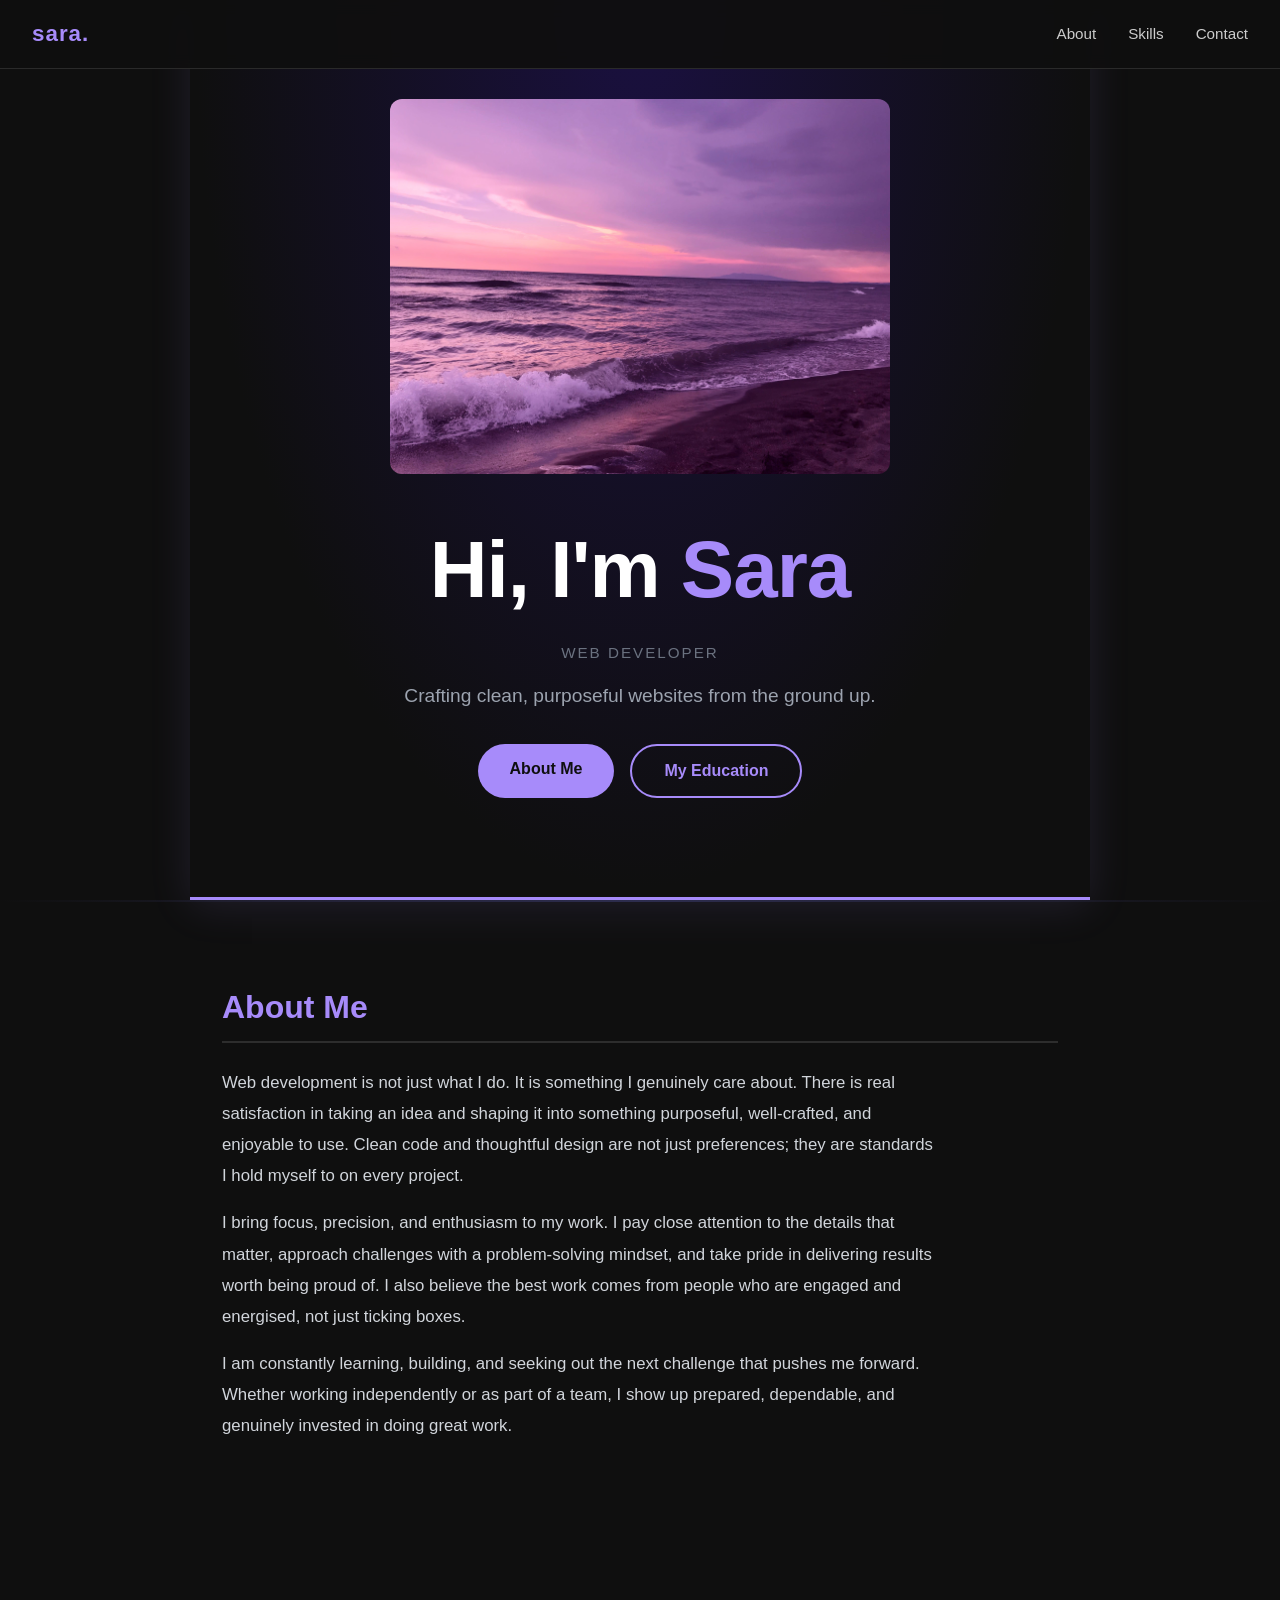
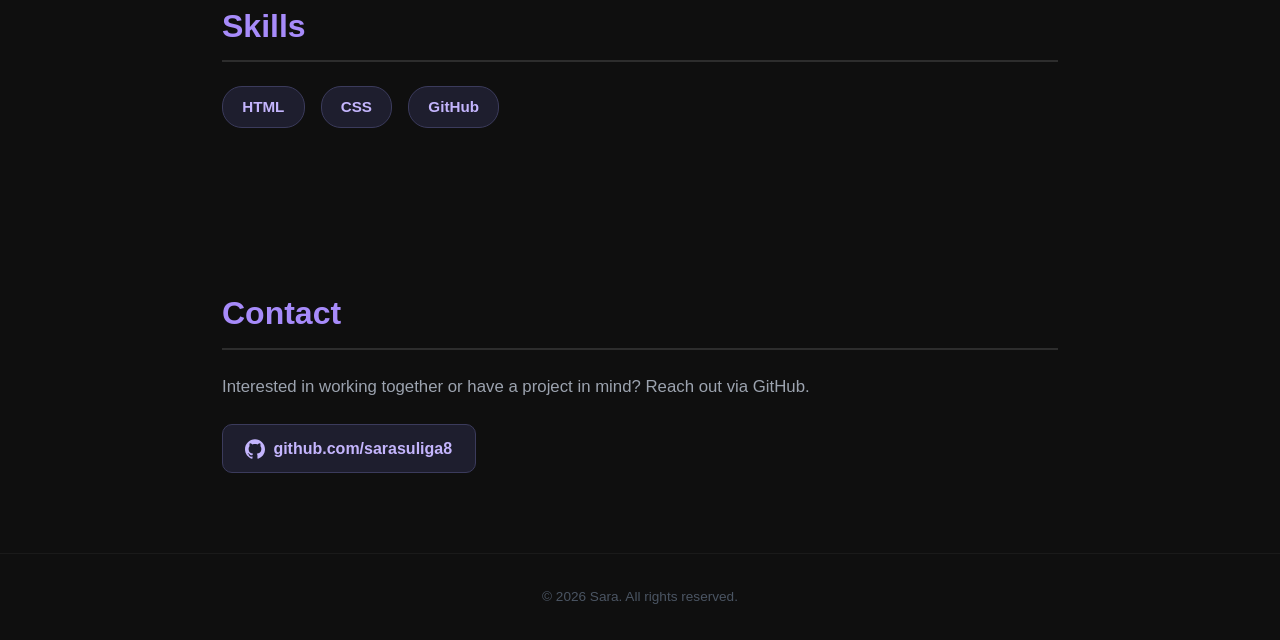
<file: index.html>
<!DOCTYPE html>
<html lang="en">
<head>
  <meta charset="UTF-8" />
  <meta name="viewport" content="width=device-width, initial-scale=1.0" />
  <title>Sara | Web Developer</title>
  <link rel="icon" type="image/jpeg" href="image/iconnnn.jpg" />
  <link rel="stylesheet" href="css/style.css" />
</head>
<body>

  <nav>
    <div class="logo">sara.</div>
    <ul>
      <li><a href="#about">About</a></li>
      <li><a href="#skills">Skills</a></li>
      <li><a href="#contact">Contact</a></li>
    </ul>
  </nav>

  <!-- HERO / HEADER -->
  <section id="hero">
    <img src="image/sunset.jpg" alt="Sunset" class="hero-banner" />
    <h1>Hi, I'm <span>Sara</span></h1>
    <p class="hero-subtitle">Web Developer</p>
    <p class="tagline">Crafting clean, purposeful websites from the ground up.</p>
    <div class="hero-buttons">
      <a href="#about" class="btn">About Me</a>
      <a href="education/index.html" class="btn-outline">My Education</a>
    </div>
  </section>

  <div class="section-divider"></div>

  <!-- ABOUT -->
  <section id="about">
    <h2>About Me</h2>
    <p>
      Web development is not just what I do. It is something I genuinely care about. There is real satisfaction in taking an idea and shaping it into something purposeful, well-crafted, and enjoyable to use. Clean code and thoughtful design are not just preferences; they are standards I hold myself to on every project.
    </p>
    <p>
      I bring focus, precision, and enthusiasm to my work. I pay close attention to the details that matter, approach challenges with a problem-solving mindset, and take pride in delivering results worth being proud of. I also believe the best work comes from people who are engaged and energised, not just ticking boxes.
    </p>
    <p>
      I am constantly learning, building, and seeking out the next challenge that pushes me forward. Whether working independently or as part of a team, I show up prepared, dependable, and genuinely invested in doing great work.
    </p>
  </section>

  <!-- SKILLS -->
  <section id="skills">
    <h2>Skills</h2>
    <div class="skills-grid">
      <span class="skill-tag">HTML</span>
      <span class="skill-tag">CSS</span>
      <span class="skill-tag">GitHub</span>
    </div>
  </section>

  <!-- CONTACT -->
  <section id="contact">
    <h2>Contact</h2>
    <p>Interested in working together or have a project in mind? Reach out via GitHub.</p>
    <a class="contact-link" href="https://github.com/sarasuliga8" target="_blank" rel="noopener">
      <svg viewBox="0 0 24 24" xmlns="http://www.w3.org/2000/svg">
        <path d="M12 .297c-6.63 0-12 5.373-12 12 0 5.303
          3.438 9.8 8.205 11.385.6.113.82-.258.82-.577
          0-.285-.01-1.04-.015-2.04-3.338.724-4.042-1.61-4.042-1.61
          C4.422 18.07 3.633 17.7 3.633 17.7c-1.087-.744.084-.729.084-.729
          1.205.084 1.838 1.236 1.838 1.236 1.07 1.835 2.809 1.305
          3.495.998.108-.776.417-1.305.76-1.605-2.665-.3-5.466-1.332-5.466-5.93
          0-1.31.465-2.38 1.235-3.22-.135-.303-.54-1.523.105-3.176
          0 0 1.005-.322 3.3 1.23.96-.267 1.98-.399 3-.405
          1.02.006 2.04.138 3 .405 2.28-1.552 3.285-1.23
          3.285-1.23.645 1.653.24 2.873.12 3.176.765.84
          1.23 1.91 1.23 3.22 0 4.61-2.805 5.625-5.475
          5.92.42.36.81 1.096.81 2.22 0 1.606-.015
          2.896-.015 3.286 0 .315.21.69.825.57C20.565
          22.092 24 17.592 24 12.297c0-6.627-5.373-12-12-12"/>
      </svg>
      github.com/sarasuliga8
    </a>
  </section>

  <footer>
    <p>&copy; 2026 Sara. All rights reserved.</p>
  </footer>

</body>
</html>
</file>
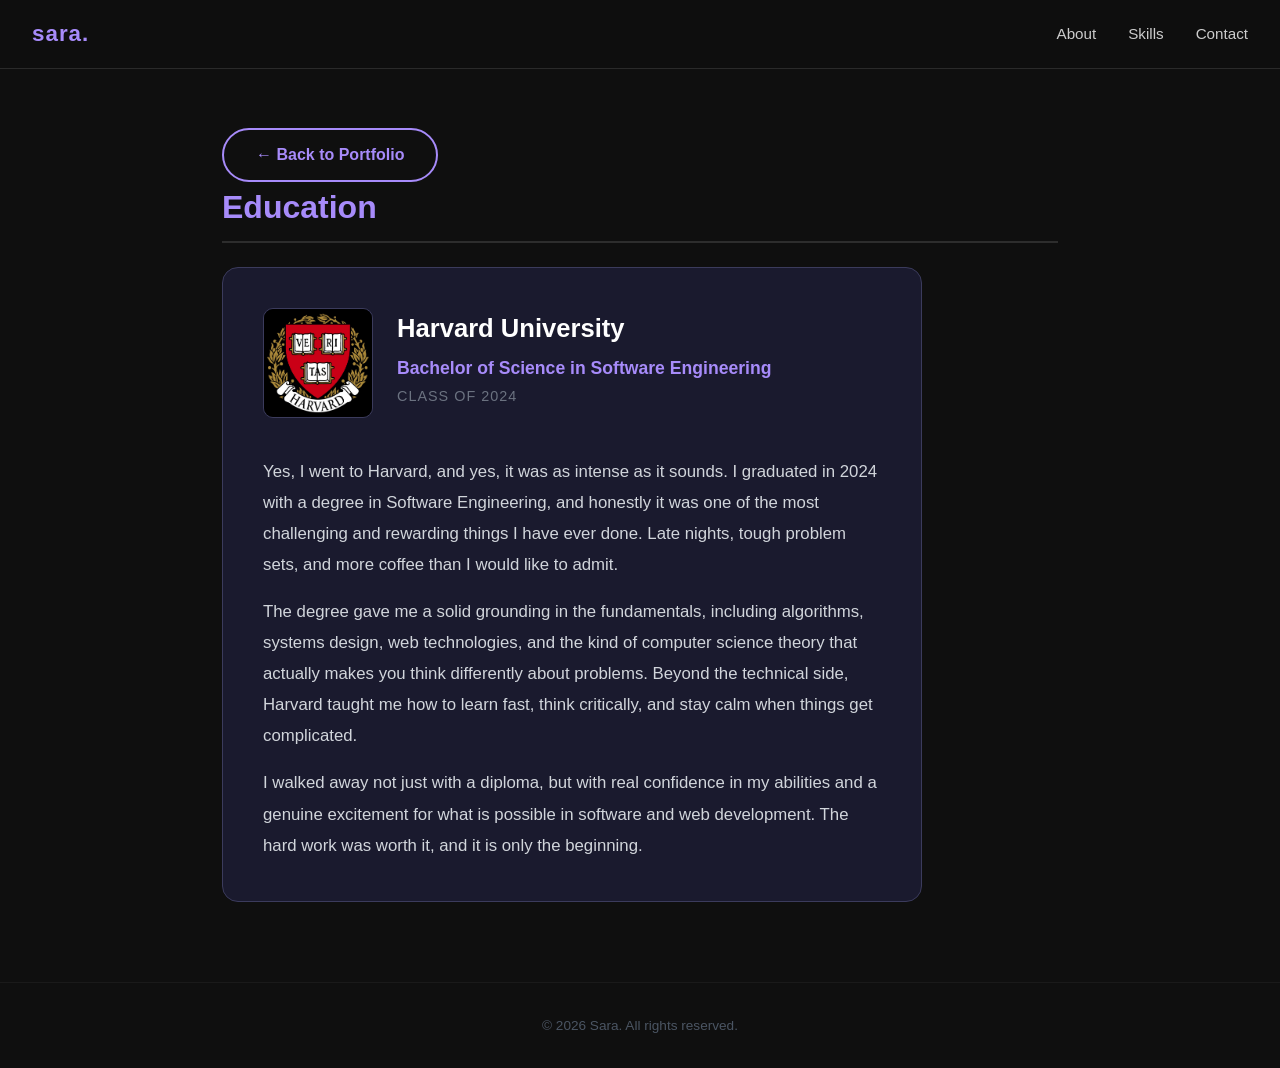
<file: education/index.html>
<!DOCTYPE html>
<html lang="en">
<head>
  <meta charset="UTF-8" />
  <meta name="viewport" content="width=device-width, initial-scale=1.0" />
  <title>Sara | Education</title>
  <link rel="icon" type="image/jpeg" href="../image/iconnnn.jpg" />
  <link rel="stylesheet" href="../css/style.css" />
</head>
<body>

  <nav>
    <div class="logo">sara.</div>
    <ul>
      <li><a href="../index.html#about">About</a></li>
      <li><a href="../index.html#skills">Skills</a></li>
      <li><a href="../index.html#contact">Contact</a></li>
    </ul>
  </nav>

  <section style="padding-top: 8rem;">
    <a href="../index.html" class="btn-outline">&#8592; Back to Portfolio</a>

    <h2>Education</h2>

    <div class="edu-card">
      <div class="edu-card-top">
        <img src="../image/Harvard.jpg" alt="Harvard University" class="edu-img" />
        <div>
          <div class="institution">Harvard University</div>
          <div class="degree">Bachelor of Science in Software Engineering</div>
          <div class="year">Class of 2024</div>
        </div>
      </div>
      <p>
        Yes, I went to Harvard, and yes, it was as intense as it sounds. I graduated in 2024 with a degree in Software Engineering, and honestly it was one of the most challenging and rewarding things I have ever done. Late nights, tough problem sets, and more coffee than I would like to admit.
      </p>
      <p>
        The degree gave me a solid grounding in the fundamentals, including algorithms, systems design, web technologies, and the kind of computer science theory that actually makes you think differently about problems. Beyond the technical side, Harvard taught me how to learn fast, think critically, and stay calm when things get complicated.
      </p>
      <p>
        I walked away not just with a diploma, but with real confidence in my abilities and a genuine excitement for what is possible in software and web development. The hard work was worth it, and it is only the beginning.
      </p>
    </div>
  </section>

  <footer>
    <p>&copy; 2026 Sara. All rights reserved.</p>
  </footer>

</body>
</html>
</file>
<file: css/style.css>
* {
  margin: 0;
  padding: 0;
  box-sizing: border-box;
}

body {
  font-family: 'Segoe UI', Tahoma, Geneva, Verdana, sans-serif;
  background-color: #0f0f0f;
  color: #e0e0e0;
  line-height: 1.6;
}

/* ── NAV ── */
nav {
  position: fixed;
  top: 0;
  width: 100%;
  background: rgba(15, 15, 15, 0.95);
  backdrop-filter: blur(8px);
  padding: 1rem 2rem;
  display: flex;
  justify-content: space-between;
  align-items: center;
  z-index: 100;
  border-bottom: 1px solid #2a2a2a;
}

nav .logo {
  font-size: 1.4rem;
  font-weight: 700;
  color: #a78bfa;
  letter-spacing: 1px;
}

nav ul {
  list-style: none;
  display: flex;
  gap: 2rem;
}

nav ul a {
  color: #ccc;
  text-decoration: none;
  font-size: 0.95rem;
  transition: color 0.2s;
}

nav ul a:hover {
  color: #a78bfa;
}

/* ── HERO / HEADER ── */
#hero {
  min-height: 100vh;
  display: flex;
  flex-direction: column;
  justify-content: center;
  align-items: center;
  text-align: center;
  padding: 2rem;
  background: radial-gradient(ellipse at top, #1a1040 0%, #0f0f0f 70%);
  border-bottom: 3px solid #a78bfa;
  box-shadow: 0 6px 40px rgba(167, 139, 250, 0.12);
}

.hero-banner {
  width: 100%;
  max-width: 500px;
  border-radius: 12px;
  object-fit: cover;
  margin-bottom: 2rem;
}

.hero-icon {
  width: 120px;
  height: 120px;
  border-radius: 50%;
  object-fit: cover;
  border: 3px solid #a78bfa;
  margin-bottom: 1.5rem;
  box-shadow: 0 0 24px rgba(167, 139, 250, 0.3);
}

#hero h1 {
  font-size: clamp(2.5rem, 7vw, 5rem);
  font-weight: 800;
  color: #fff;
  letter-spacing: -1px;
}

#hero h1 span {
  color: #a78bfa;
}

#hero p.tagline {
  margin-top: 1rem;
  font-size: 1.2rem;
  color: #9ca3af;
  max-width: 500px;
}

#hero .hero-subtitle {
  margin-top: 0.4rem;
  font-size: 0.95rem;
  color: #6b7280;
  letter-spacing: 2px;
  text-transform: uppercase;
}

.hero-buttons {
  display: flex;
  gap: 1rem;
  flex-wrap: wrap;
  justify-content: center;
  margin-top: 2rem;
}

/* ── BUTTONS ── */
.btn {
  display: inline-block;
  padding: 0.75rem 2rem;
  background: #a78bfa;
  color: #0f0f0f;
  font-weight: 700;
  border-radius: 30px;
  text-decoration: none;
  transition: background 0.2s, transform 0.2s;
}

.btn:hover {
  background: #c4b5fd;
  transform: translateY(-2px);
}

.btn-outline {
  display: inline-block;
  padding: 0.75rem 2rem;
  background: transparent;
  color: #a78bfa;
  font-weight: 700;
  border-radius: 30px;
  border: 2px solid #a78bfa;
  text-decoration: none;
  transition: background 0.2s, color 0.2s, transform 0.2s;
}

.btn-outline:hover {
  background: #a78bfa;
  color: #0f0f0f;
  transform: translateY(-2px);
}

/* ── DIVIDER ── */
.section-divider {
  width: 100%;
  height: 2px;
  background: linear-gradient(to right, transparent, #2d2d4e, transparent);
  margin: 0 auto;
}

/* ── SECTIONS ── */
section {
  padding: 5rem 2rem;
  max-width: 900px;
  margin: 0 auto;
}

section h2 {
  font-size: 2rem;
  font-weight: 700;
  color: #a78bfa;
  margin-bottom: 1.5rem;
  border-bottom: 2px solid #2d2d2d;
  padding-bottom: 0.5rem;
}

/* ── ABOUT ── */
#about p {
  font-size: 1.05rem;
  color: #d1d5db;
  max-width: 720px;
  line-height: 1.85;
}

#about p + p {
  margin-top: 1rem;
}

/* ── SKILLS ── */
.skills-grid {
  display: flex;
  flex-wrap: wrap;
  gap: 1rem;
}

.skill-tag {
  background: #1e1e2e;
  border: 1px solid #3b3b5c;
  color: #c4b5fd;
  padding: 0.5rem 1.2rem;
  border-radius: 20px;
  font-size: 0.95rem;
  font-weight: 600;
  transition: background 0.2s;
}

.skill-tag:hover {
  background: #2d2d4e;
}

/* ── CONTACT ── */
#contact p {
  font-size: 1.05rem;
  color: #9ca3af;
  margin-bottom: 1.5rem;
}

.contact-link {
  display: inline-flex;
  align-items: center;
  gap: 0.5rem;
  background: #1e1e2e;
  border: 1px solid #3b3b5c;
  color: #c4b5fd;
  padding: 0.65rem 1.4rem;
  border-radius: 10px;
  text-decoration: none;
  font-weight: 600;
  transition: background 0.2s, transform 0.2s;
}

.contact-link:hover {
  background: #2d2d4e;
  transform: translateY(-2px);
}

.contact-link svg {
  width: 20px;
  height: 20px;
  fill: #c4b5fd;
}

/* ── FOOTER ── */
footer {
  text-align: center;
  padding: 2rem;
  color: #4b5563;
  font-size: 0.85rem;
  border-top: 1px solid #1a1a1a;
}

/* ── EDUCATION PAGE ── */
.edu-card {
  background: #1a1a2e;
  border: 1px solid #3b3b5c;
  border-radius: 16px;
  padding: 2.5rem;
  max-width: 700px;
}

.edu-card-top {
  display: flex;
  align-items: flex-start;
  gap: 1.5rem;
  margin-bottom: 1.5rem;
}

.edu-img {
  width: 110px;
  height: 110px;
  object-fit: cover;
  border-radius: 10px;
  flex-shrink: 0;
  border: 1px solid #3b3b5c;
}

.edu-card .institution {
  font-size: 1.6rem;
  font-weight: 800;
  color: #fff;
  margin-bottom: 0.3rem;
}

.edu-card .degree {
  font-size: 1.1rem;
  color: #a78bfa;
  font-weight: 600;
  margin-bottom: 0.2rem;
}

.edu-card .year {
  font-size: 0.9rem;
  color: #6b7280;
  letter-spacing: 1px;
  text-transform: uppercase;
  margin-bottom: 1.5rem;
}

.edu-card p {
  color: #d1d5db;
  font-size: 1.05rem;
  line-height: 1.85;
}

.edu-card p + p {
  margin-top: 1rem;
}

.back-link {
  display: inline-flex;
  align-items: center;
  gap: 0.4rem;
  color: #a78bfa;
  text-decoration: none;
  font-weight: 600;
  margin-bottom: 2rem;
  font-size: 0.95rem;
  transition: color 0.2s;
}

.back-link:hover {
  color: #c4b5fd;
}
</file>
